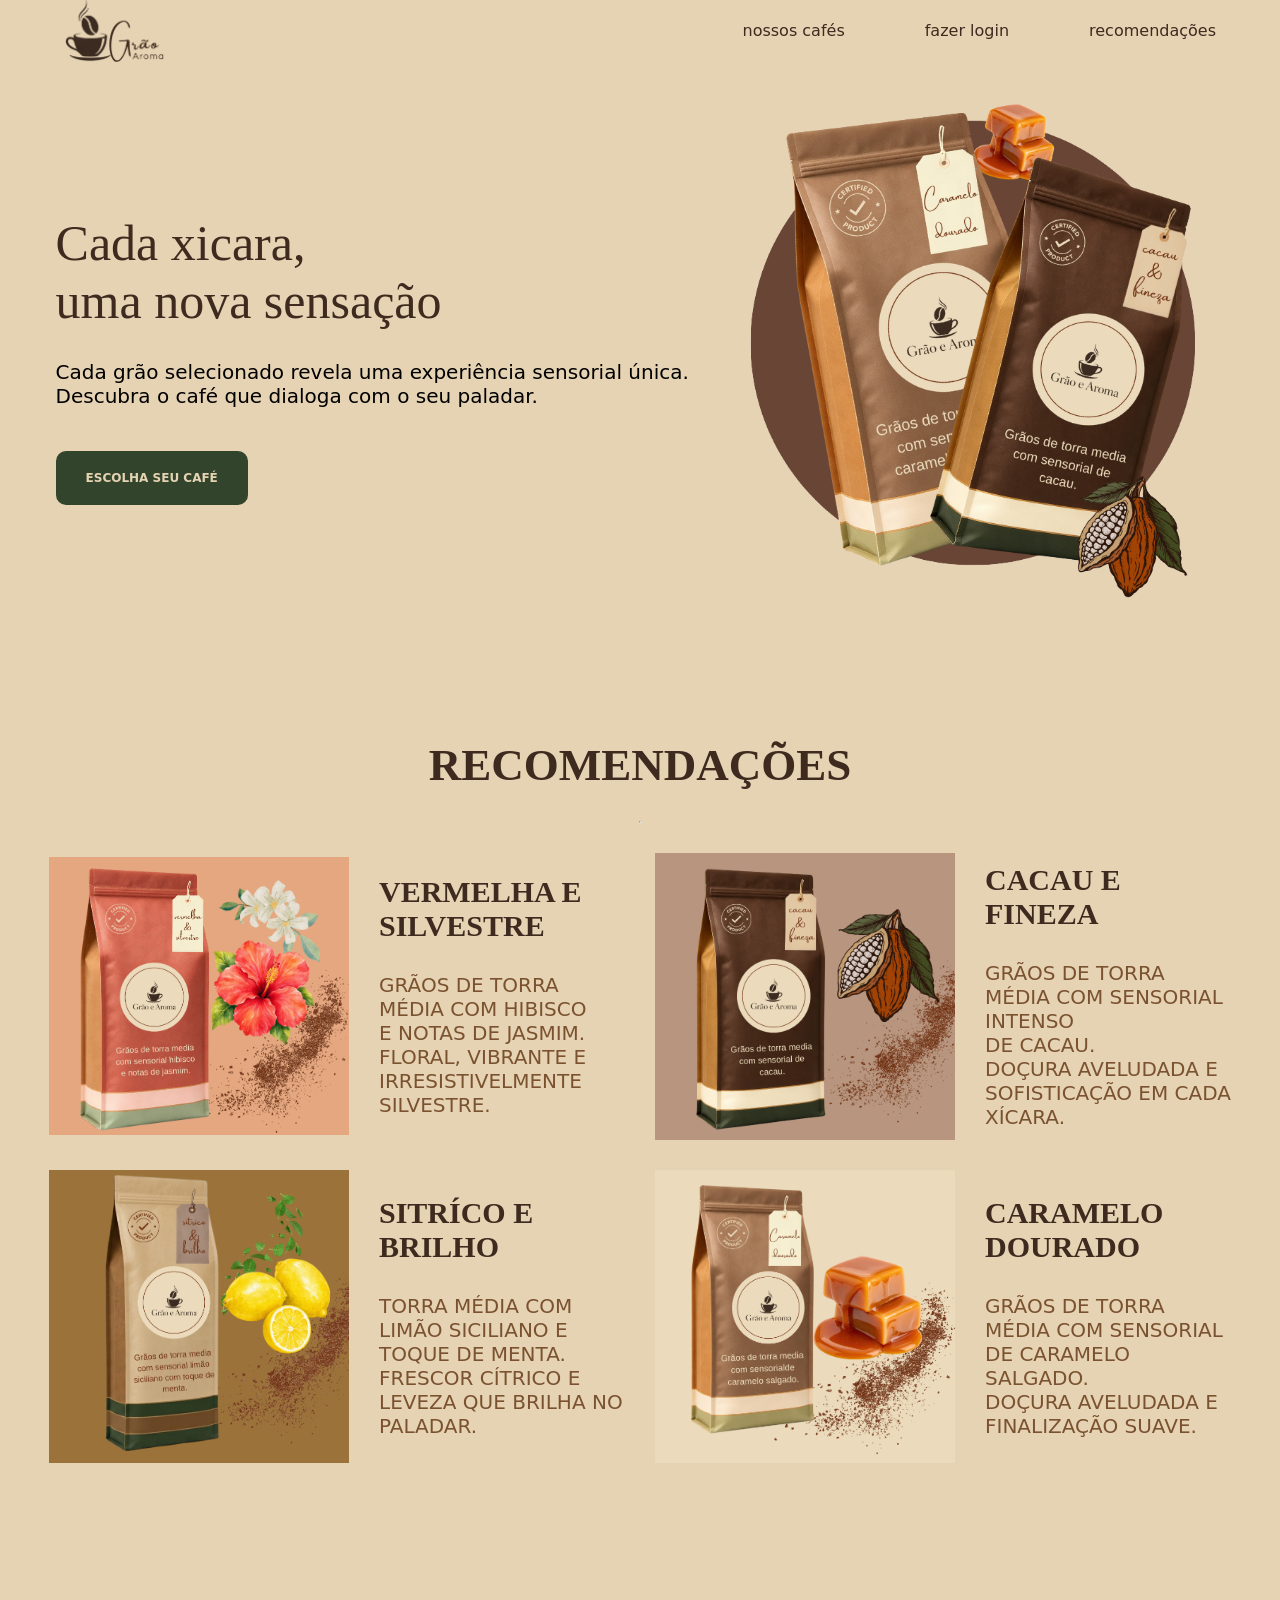
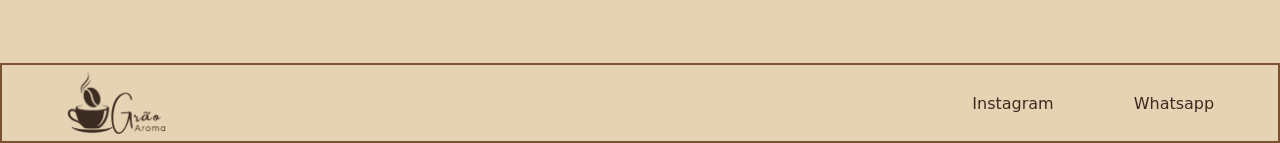
<file: Projeto-Grão e Aroma/home/index.html>
<!DOCTYPE html>
<html lang="pt-br">

<head>
    <meta charset="UTF-8">
    <meta name="viewport" content="width=device-width, initial-scale=1.0">
    <title>Projeto-Grao e Aroma</title>
    <link rel="stylesheet" href="style.css">

</head>

<body>
    <header class="home_cabecalho">
        <div class="cabecalho_container ">
            <img class="logo" src="../img/logo 2.png" alt="logo graos e aroma">
            <nav class="nav_cabecalho">
                <a href="">nossos cafés</a>
                <a href="">fazer login</a>
                <a href="">recomendações</a>
            </nav>
            <svg  class="icone_menu" xmlns="http://www.w3.org/2000/svg"
                viewBox="0 0 640 640"><!--! Font Awesome Pro 7.3.1 by @fontawesome - https://fontawesome.com License - https://fontawesome.com/license (Commercial License) Copyright 2026 Fonticons, Inc. -->
                <path fill="currentColor"
                    d="M320 96C311.2 96 304 103.2 304 112L304 144L272 144C272 135.2 264.8 128 256 128L176 128C167.2 128 160 135.2 160 144L128 144C128 117.5 149.5 96 176 96L256 96C262.2 96 268.2 97.2 273.7 99.4C279.2 79 297.9 64 320 64L400 64C426.5 64 448 85.5 448 112L448 144L416 144L416 112C416 103.2 408.8 96 400 96L320 96zM128 448C128 483.3 156.7 512 192 512L384 512C419.3 512 448 483.3 448 448L448 224L224 224L224 336C224 344.8 216.8 352 208 352C199.2 352 192 344.8 192 336L192 224L128 224L128 448zM480 224L480 384L496 384C540.2 384 576 348.2 576 304C576 259.8 540.2 224 496 224L480 224zM480 416L480 448C480 501 437 544 384 544L192 544C139 544 96 501 96 448L96 224C96 206.3 110.3 192 128 192L496 192C557.9 192 608 242.1 608 304C608 365.9 557.9 416 496 416L480 416z" />
            </svg>
        </div>
    </header>
    <main>
        <h1>Pagina inicial grao e Aroma</h1>
        <section class="home_banner">
            <div class="home_container banner_container">
                <div class="box_texto">
                    <span>Cada xicara,<br>uma nova sensação</span>
                    <img class="img_mobile" src="../img/banner.png" alt="">
                    <p>Cada grão selecionado revela uma experiência sensorial única. <br> Descubra o café que dialoga
                        com o
                        seu paladar.</p>
                    <a>Escolha seu café</a>
                </div>
                <img src="../img/banner.png" alt="">
            </div>
        </section>
        <section class="container_cafes">
            <div class="home_subtitulo">
                <h2>recomendações</h2>
                <hr>
                <div class="cafes">
                    <div class="vermelha_e_silvestre">
                        <img src="../img/rubi.png" alt="">
                        <div class="texto_cafe">
                            <h3>Vermelha e Silvestre</h3>
                            <p>Grãos de torra média com hibisco <br>e notas de jasmim. <br> Floral, vibrante e
                                irresistivelmente silvestre.</p>
                        </div>
                    </div>
                    <div class="cacau_e_fineza">
                        <img src="../img/cacau.png" alt="">
                        <div class="texto_cafe">
                            <h3>Cacau e Fineza</h3>
                            <p>Grãos de torra média com sensorial intenso <br> de cacau. <br> Doçura aveludada e
                                sofisticação em
                                cada
                                xícara.</p>
                        </div>
                    </div>

                    <div class="sitrico_e_brilho">
                        <img src="../img/limao.png" alt="">
                        <div class="texto_cafe">
                            <h3>Sitríco e Brilho</h3>
                            <p>Torra média com limão siciliano e toque de menta. <br>Frescor cítrico e leveza que brilha
                                no paladar.
                            </p>
                        </div>
                    </div>
                    <div class="caramelo_dourado">
                        <img src="../img/caramelo.png" alt="Caramelo Dourado">
                        <div class="texto_cafe">
                            <h3>Caramelo Dourado</h3>
                            <p>Grãos de torra média com sensorial de caramelo salgado. <br>Doçura aveludada e
                                finalização suave.</p>
                        </div>
                    </div>
                </div>
            </div>
        </section>
    </main>
    <footer>
        <div class="footer_container">
            <img class="img_footer" src="../img/logo 2.png" alt="logo graos e aroma">
            <nav class="nav_footer">
                <a href="">Instagram</a>
                <a href="">Whatsapp</a>
            </nav>
        </div>
    </footer>


</body>

</html>
</file>
<file: Projeto-Grão e Aroma/home/style.css>
* {
    margin: 0;
    padding: 0;
    box-sizing: border-box
}

:root {
    background-color: #E6D3B3;
}

h1 {
    position: absolute;
    width: 1px;
    height: 1px;
    margin: -1px;
    overflow: hidden;
}

.home_cabeçalho {
    background-color: #E6D3B3;
    border: 2px solid #7a5230;
    height: 80px;
    display: flex;
    align-items: center;}

.cabecalho_container {
    display: flex;
    justify-content: space-between;
    align-items: center;
    max-width: 1200px;
    width: 90%;
    margin: 0 auto;
}


.cabecalho_container .logo {
    height: auto;
    width: 100px;
}

.nav_cabecalho{
    display: flex;
    justify-content: space-between;

    gap: 80px;
}

.nav_cabecalho a {
    text-decoration: none;
    color: #3e2a1f;
    font-family: 'Inter', system-ui, sans-serif;
    font-size: 16px;
}

.icone_menu{
    display: none;
}

.home_container {
    display: flex;
    align-items: center;
    justify-content: space-between;

}

.banner_container {
    display: flex;
    align-items: center;
    justify-content: space-evenly;
    padding: 10px 40px;
    gap: 20px;
}

.home_banner {
    background-color: #E6D3B3;

}

.banner_container img {
    width: 500px;

}

.box_texto span {
    color: #3e2a1f;
    font-size: 50px;
    display: block;
    margin-bottom: 30px;
    font-family: 'Cormorant Garamond', Georgia, serif;
    font-weight: 500;
}

.box_texto p {
    font-size: 20px;
    margin-bottom: 60px;
    font-family: 'Inter', system-ui, sans-serif;
}

.box_texto a {
    font-weight: 600;
    font-size: 12px;
    text-transform: uppercase;
    color: #e6d3b3;
    text-decoration: none;
    background-color: #32452c;
    padding: 20px 30px;
    margin-bottom: 20px;
    border-radius: 10px;
    font-family: 'Inter', system-ui, sans-serif;
}

.home_subtitulo {
    color: #3e2a1f;
    display: flex;
    justify-content: center;
    flex-direction: column;
    align-items: center;
    position: relative;
    margin-top: 100px;
    margin-bottom: 100px;
    font-family: 'Playfair Display', Georgia, serif;
    gap: 30px;
    text-transform: uppercase;
    font-size: 30px
}



.container_cafes {
    background-color: #E6D3B3;
    margin-bottom: 20px;

}

.vermelha_e_silvestre,
.cacau_e_fineza,
.sitrico_e_brilho,
.caramelo_dourado {
    display: flex;
    align-items: center;
    gap: 30px;
    max-width: 650px;
    min-width: 535px;
    width: 45%;
}

.cafes {
    align-items: center;
    margin: 0 auto;
    margin-bottom: 100px;
    display: flex;
    flex-wrap: wrap;
    justify-content: center;
    gap: 30px;

}


.cafes img {
    display: flex;
    justify-content: flex-start;
}

.img_mobile {
    display: none;
}

.vermelha_e_silvestre img,
.cacau_e_fineza img,
.sitrico_e_brilho img,
.caramelo_dourado img {
    width: 300px;
}


.vermelha_e_silvestre h3,
.cacau_e_fineza h3,
.sitrico_e_brilho h3,
.caramelo_dourado h3 {
    font-size: 30px;
    align-items: center;
    margin-bottom: 30px;
    color: #3e2a1f;
    ;
    font-family: 'Playfair Display', Georgia, serif;
}

.vermelha_e_silvestre p,
.cacau_e_fineza p,
.sitrico_e_brilho p,
.caramelo_dourado p {
    display: flex;
    flex-direction: column;
    font-size: 20px;
    color: #7a5230;
    font-family: 'Inter', system-ui, sans-serif;
}

.texto_cafe {
    display: flex;
    flex-direction: column;
    justify-content: center;

}

footer {
    background-color: #E6D3B3;
    border: 2px solid #7a5230;
    height: 80px;
    display: flex;
    align-items: center;
}

.footer_container {
    display: flex;
    justify-content: space-between;
    align-items: center;
    max-width: 1200px;
    width: 90%;
    margin: 0 auto;
}


.img_footer {
    height: auto;
    width: 100px;
}

.nav_footer {
    display: flex;
    justify-content: space-between;

    gap: 80px;
}

.nav_footer a {
    text-decoration: none;
    color: #3e2a1f;
    font-family: 'Inter', system-ui, sans-serif;
    font-size: 16px;
}



@media screen and (max-width:768px) {
    .icone_menu{
        display: block;
        width: 50px;
        color: #3e2a1f;
    }

    .nav_cabecalho{
        display: none;
    }


    .banner_container img {
        width: 250px;

    }


    .cafes{
        display: flex;
        flex-direction: column;
        font-size: 10px;
    }

    

    .container_home {
        padding: 0px 80px;
    }

    .box_texto span {
        justify-content: flex-end;
        display: flex
    }

    .container_cafes {
        background-color: #E6D3B3;
        margin-bottom: 20px;
        display: flex;
        justify-content: center;
    }

  .box_texto{
    display: flex;
    flex-direction: column;
    align-items: center;
  }

    .banner_container {
        gap: 100px;
        padding: 5px 20px;
        display: flex;
        flex-direction: column;
    }

.vermelha_e_silvestre p, .cacau_e_fineza p, .sitrico_e_brilho p, .caramelo_dourado p {
    display: flex;
    flex-direction: column;
    font-size: 15px;
    
    }

  .vermelha_e_silvestre h3, .cacau_e_fineza h3, .sitrico_e_brilho h3, .caramelo_dourado h3
 {
    font-size: 25px;
    
}
.vermelha_e_silvestre img,
.cacau_e_fineza img,
.sitrico_e_brilho img,
.caramelo_dourado img {
    width: 200px;
}
  
    .img_mobile {
        display: block;
    }

.vermelha_e_silvestre, .cacau_e_fineza, .sitrico_e_brilho, .caramelo_dourado {
    
    gap: 10px;

}
    

    .banner_container>img {
        display: none;
    }


    .home_subtitulo {
        font-size: 20px;
    }

    

    .vermelha_e_silvestre,
    .sitrico_e_brilho {
        gap: 10px;
    }



}
</file>
